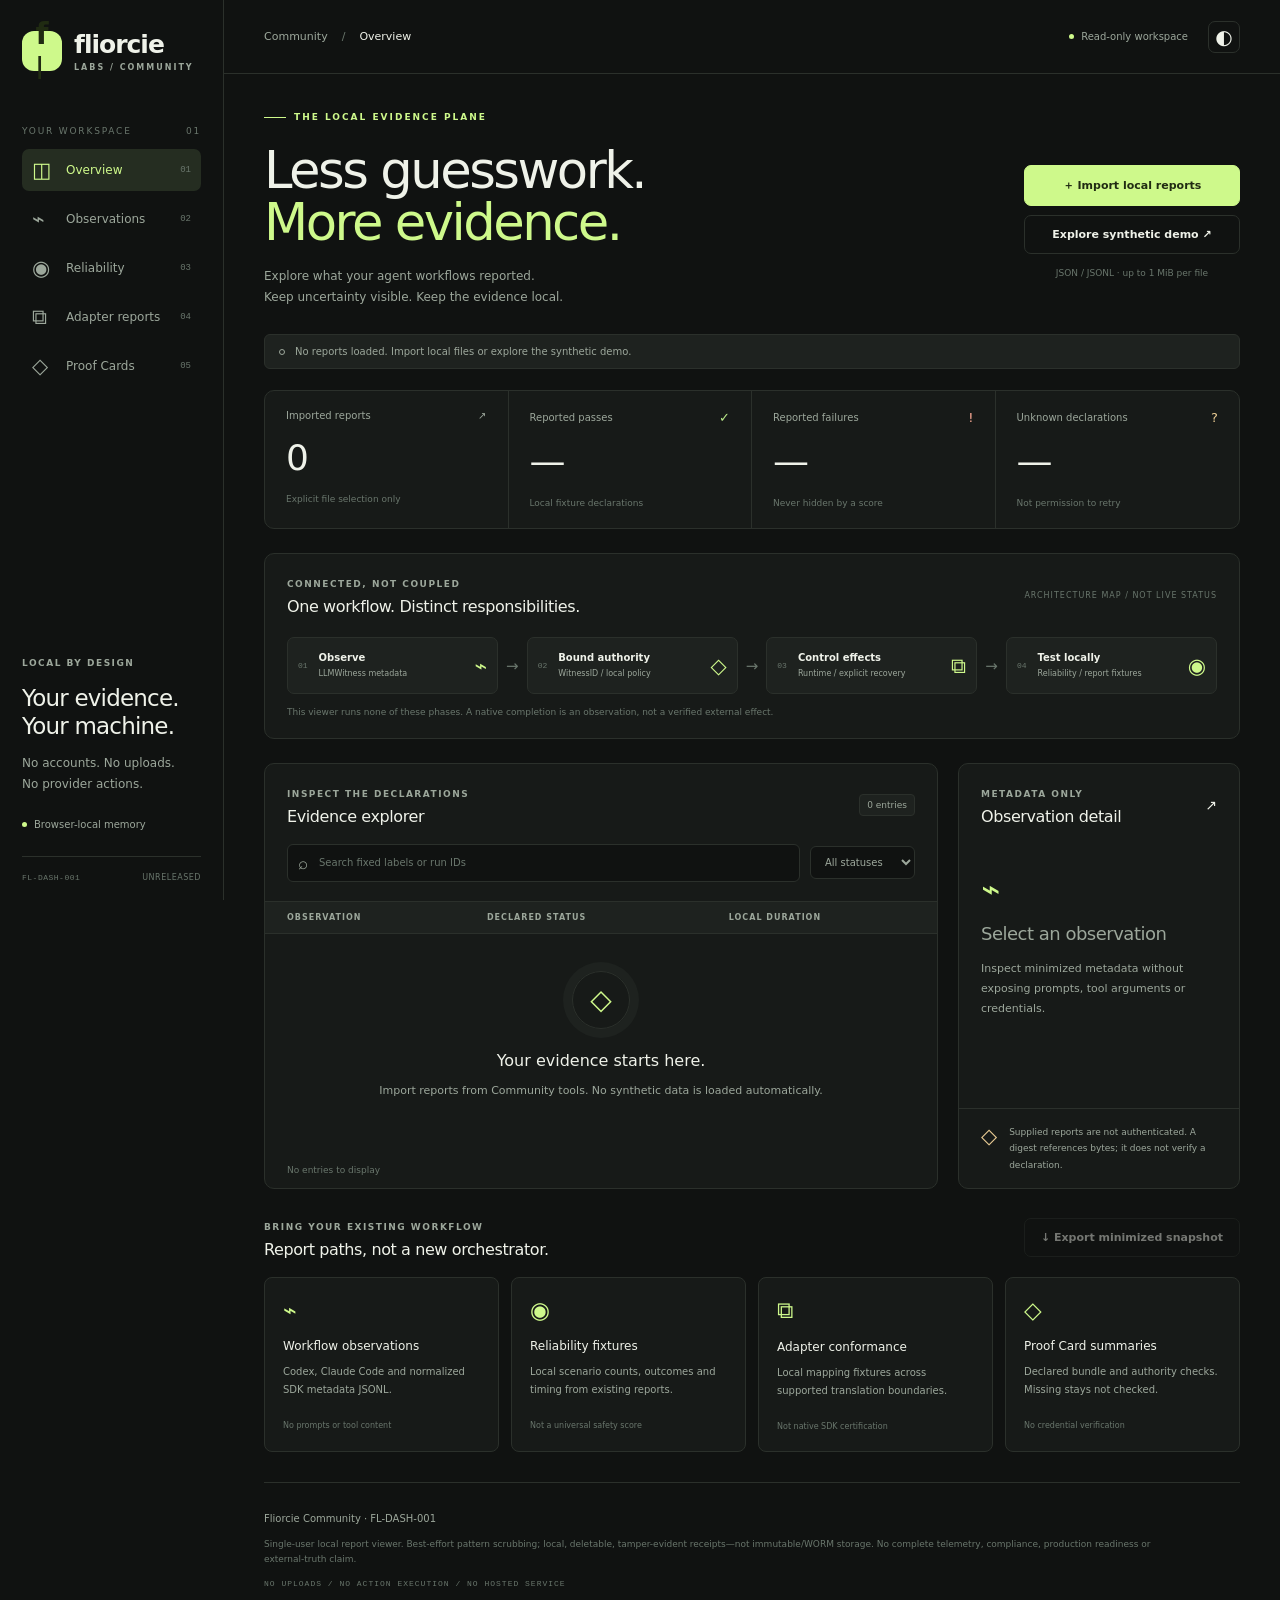
<file: products/community-dashboard/index.html>
<!doctype html>
<html lang="en" data-theme="dark">
<head>
  <meta charset="utf-8">
  <meta name="viewport" content="width=device-width,initial-scale=1">
  <meta http-equiv="Content-Security-Policy" content="default-src 'none'; script-src 'self'; style-src 'self'; connect-src 'none'; img-src 'none'; font-src 'none'; object-src 'none'; base-uri 'none'; form-action 'none'">
  <meta name="color-scheme" content="dark light">
  <title>Fliorcie Labs · Community evidence workspace</title>
  <link rel="stylesheet" href="./assets/dashboard.css">
  <script type="module" src="./assets/dashboard.mjs"></script>
</head>
<body>
  <a class="skip" href="#workspace">Skip to evidence workspace</a>
  <aside class="sidebar" aria-label="Workspace navigation">
    <a class="brand" href="#workspace" aria-label="Fliorcie Labs home"><span class="brand-mark" aria-hidden="true">f<span>l</span></span><span>fliorcie<span class="brand-sub">LABS / COMMUNITY</span></span></a>
    <div class="workspace-label">YOUR WORKSPACE <span>01</span></div>
    <nav class="nav" aria-label="Report views">
      <button class="nav-item active" data-view="overview" aria-pressed="true"><span aria-hidden="true">◫</span> Overview <kbd>01</kbd></button>
      <button class="nav-item" data-view="workflow" aria-pressed="false"><span aria-hidden="true">⌁</span> Observations <kbd>02</kbd></button>
      <button class="nav-item" data-view="reliability" aria-pressed="false"><span aria-hidden="true">◉</span> Reliability <kbd>03</kbd></button>
      <button class="nav-item" data-view="adapters" aria-pressed="false"><span aria-hidden="true">⧉</span> Adapter reports <kbd>04</kbd></button>
      <button class="nav-item" data-view="proof-card" aria-pressed="false"><span aria-hidden="true">◇</span> Proof Cards <kbd>05</kbd></button>
    </nav>
    <div class="sidebar-note"><span class="mini-eyebrow">LOCAL BY DESIGN</span><h3>Your evidence.<br>Your machine.</h3><p>No accounts. No uploads.<br>No provider actions.</p><span class="local-pill"><span class="dot"></span> Browser-local memory</span></div>
    <div class="sidebar-footer"><span class="mono">FL-DASH-001</span><span>UNRELEASED</span></div>
  </aside>
  <div class="app">
    <header class="topbar"><div class="breadcrumb">Community <span>/</span> <strong id="view-name">Overview</strong></div><div class="top-actions"><span class="local-pill"><span class="dot"></span> Read-only workspace</span><button id="theme" class="icon-button" aria-label="Switch to light theme" title="Switch theme">◐</button></div></header>
    <main id="workspace" tabindex="-1">
      <section class="hero">
        <div><div class="eyebrow"><span class="accent-line"></span> THE LOCAL EVIDENCE PLANE</div><h1>Less guesswork.<br><span>More evidence.</span></h1><p>Explore what your agent workflows reported.<br>Keep uncertainty visible. Keep the evidence local.</p></div>
        <div class="hero-actions"><button class="button primary" id="import">＋ Import local reports</button><button class="button secondary" id="demo">Explore synthetic demo <span aria-hidden="true">↗</span></button><span class="hero-hint">JSON / JSONL · up to 1 MiB per file</span><input id="files" type="file" accept=".json,.jsonl,application/json" multiple hidden aria-label="Choose local report files"></div>
      </section>
      <div class="mode-banner" id="mode-banner"><span class="mode-dot"></span><span id="mode-text">No reports loaded. Import local files or explore the synthetic demo.</span><button id="clear" class="text-button" hidden>Clear workspace</button></div>
      <div id="message" class="message" role="status" aria-live="polite"></div>
      <section class="metrics" aria-label="Supplied report counts">
        <article class="metric"><div class="metric-label">Imported reports <span aria-hidden="true">↗</span></div><strong id="report-count">0</strong><span class="metric-hint">Explicit file selection only</span></article>
        <article class="metric"><div class="metric-label">Reported passes <span class="metric-symbol good" aria-hidden="true">✓</span></div><strong id="passed-count">—</strong><span class="metric-hint">Local fixture declarations</span></article>
        <article class="metric"><div class="metric-label">Reported failures <span class="metric-symbol bad" aria-hidden="true">!</span></div><strong id="failed-count">—</strong><span class="metric-hint">Never hidden by a score</span></article>
        <article class="metric"><div class="metric-label">Unknown declarations <span class="metric-symbol warn" aria-hidden="true">?</span></div><strong id="unknown-count">—</strong><span class="metric-hint">Not permission to retry</span></article>
      </section>
      <section class="pipeline panel" aria-labelledby="pipeline-heading"><div class="section-header"><div><span class="mini-eyebrow">CONNECTED, NOT COUPLED</span><h2 id="pipeline-heading">One workflow. Distinct responsibilities.</h2></div><span class="small-label">ARCHITECTURE MAP / NOT LIVE STATUS</span></div><div class="pipeline-track">
        <button class="pipeline-node" data-focus="workflow"><span class="node-number">01</span><span><strong>Observe</strong><small>LLMWitness metadata</small></span><span class="node-icon" aria-hidden="true">⌁</span></button><span class="pipeline-arrow" aria-hidden="true">→</span>
        <button class="pipeline-node" data-focus="proof-card"><span class="node-number">02</span><span><strong>Bound authority</strong><small>WitnessID / local policy</small></span><span class="node-icon" aria-hidden="true">◇</span></button><span class="pipeline-arrow" aria-hidden="true">→</span>
        <div class="pipeline-node static"><span class="node-number">03</span><span><strong>Control effects</strong><small>Runtime / explicit recovery</small></span><span class="node-icon" aria-hidden="true">⧉</span></div><span class="pipeline-arrow" aria-hidden="true">→</span>
        <button class="pipeline-node" data-focus="reliability"><span class="node-number">04</span><span><strong>Test locally</strong><small>Reliability / report fixtures</small></span><span class="node-icon" aria-hidden="true">◉</span></button>
      </div><p class="pipeline-note">This viewer runs none of these phases. A native completion is an observation, not a verified external effect.</p></section>
      <div class="workspace-grid">
        <section class="panel explorer" aria-labelledby="explorer-title"><div class="section-header"><div><span class="mini-eyebrow">INSPECT THE DECLARATIONS</span><h2 id="explorer-title">Evidence explorer</h2></div><span id="row-count" class="count-pill">0 entries</span></div>
          <div class="toolbar"><label class="search"><span aria-hidden="true">⌕</span><input id="search" type="search" placeholder="Search fixed labels or run IDs" aria-label="Search observations"></label><label class="filter-label"><span class="sr-only">Filter declared status</span><select id="status"><option value="all">All statuses</option><option value="passed">Passed</option><option value="failed">Failed</option><option value="unknown">Unknown</option><option value="not_checked">Not checked</option><option value="completed">Completed</option><option value="started">Started</option><option value="allowed">Allowed</option><option value="denied">Denied</option></select></label></div>
          <div class="table-scroll"><table><thead><tr><th scope="col">OBSERVATION</th><th scope="col">DECLARED STATUS</th><th scope="col">LOCAL DURATION</th></tr></thead><tbody id="rows"></tbody></table></div>
          <div class="empty" id="empty"><span class="empty-orbit" aria-hidden="true">◇</span><h3>Your evidence starts here.</h3><p>Import reports from Community tools.<br>No synthetic data is loaded automatically.</p></div><div class="table-footer"><span id="shown-count">No entries to display</span><button id="more" class="text-button" hidden>Show next 100</button></div>
        </section>
        <aside class="panel inspector" aria-labelledby="inspector-title"><div class="section-header"><div><span class="mini-eyebrow">METADATA ONLY</span><h2 id="inspector-title">Observation detail</h2></div><span aria-hidden="true">↗</span></div><div id="detail" class="detail"><div class="detail-placeholder"><span aria-hidden="true">⌁</span><h3>Select an observation</h3><p>Inspect minimized metadata without exposing prompts, tool arguments or credentials.</p></div></div><div class="inspector-note"><span aria-hidden="true">◇</span><p>Supplied reports are not authenticated. A digest references bytes; it does not verify a declaration.</p></div></aside>
      </div>
      <section class="connections" aria-labelledby="connections-title"><div class="section-header"><div><span class="mini-eyebrow">BRING YOUR EXISTING WORKFLOW</span><h2 id="connections-title">Report paths, not a new orchestrator.</h2></div><button id="export" class="button secondary" disabled>↓ Export minimized snapshot</button></div><div class="connection-grid"><article class="connection"><span class="connection-icon" aria-hidden="true">⌁</span><h3>Workflow observations</h3><p>Codex, Claude Code and normalized SDK metadata JSONL.</p><span class="connection-tag">No prompts or tool content</span></article><article class="connection"><span class="connection-icon" aria-hidden="true">◉</span><h3>Reliability fixtures</h3><p>Local scenario counts, outcomes and timing from existing reports.</p><span class="connection-tag">Not a universal safety score</span></article><article class="connection"><span class="connection-icon" aria-hidden="true">⧉</span><h3>Adapter conformance</h3><p>Local mapping fixtures across supported translation boundaries.</p><span class="connection-tag">Not native SDK certification</span></article><article class="connection"><span class="connection-icon" aria-hidden="true">◇</span><h3>Proof Card summaries</h3><p>Declared bundle and authority checks. Missing stays not checked.</p><span class="connection-tag">No credential verification</span></article></div></section>
      <footer><strong>Fliorcie Community · FL-DASH-001</strong><p>Single-user local report viewer. Best-effort pattern scrubbing; local, deletable, tamper-evident receipts—not immutable/WORM storage. No complete telemetry, compliance, production readiness or external-truth claim.</p><span class="mono">NO UPLOADS / NO ACTION EXECUTION / NO HOSTED SERVICE</span></footer>
    </main>
  </div>
</body>
</html>
</file>
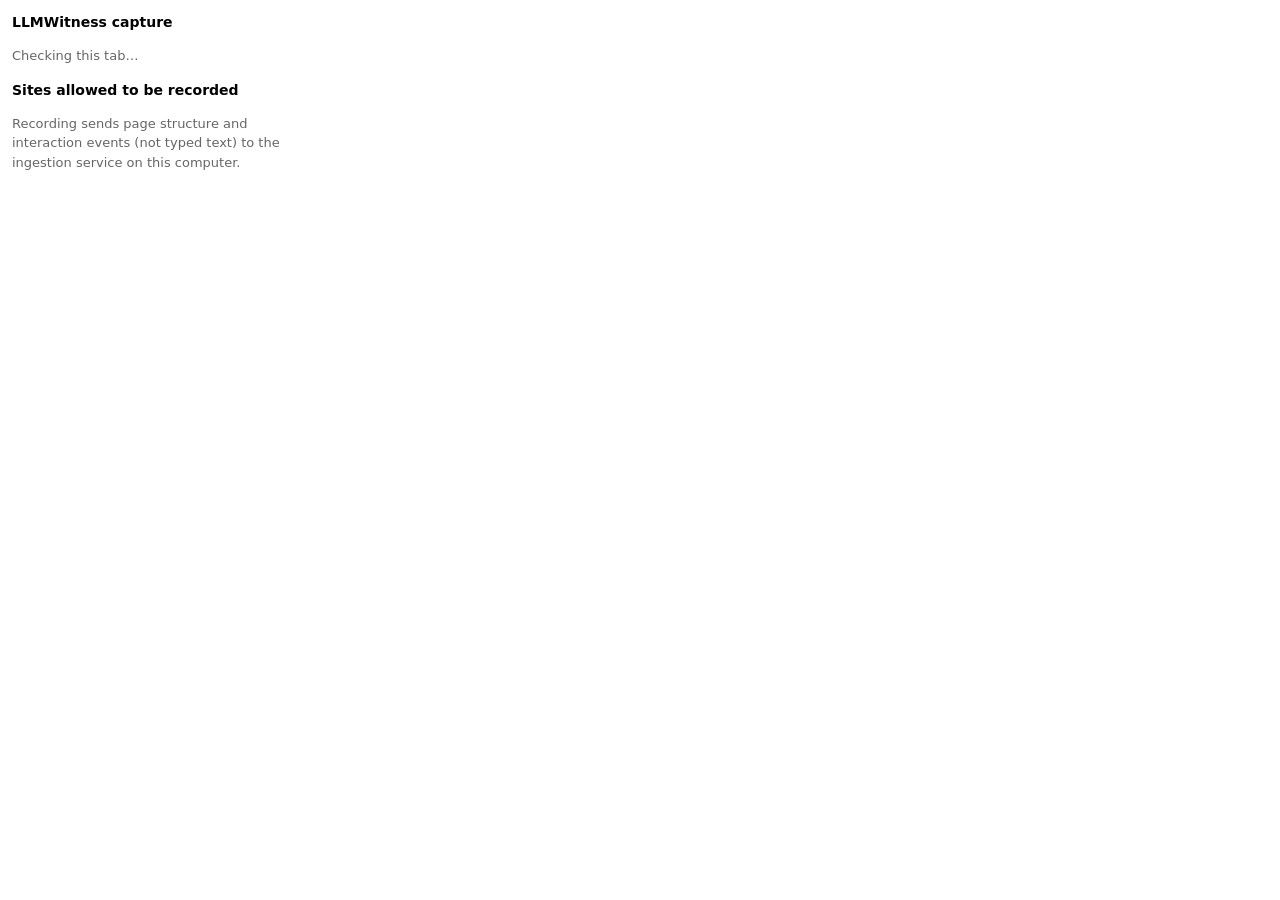
<file: extension/popup.html>
<!doctype html>
<html lang="en">
<head>
  <meta charset="utf-8">
  <title>LLMWitness capture</title>
  <style>
    body { font: 13px/1.5 system-ui, sans-serif; width: 300px; margin: 12px; }
    h1 { font-size: 14px; margin: 0 0 8px; }
    button { font: inherit; padding: 4px 10px; cursor: pointer; }
    ul { list-style: none; padding: 0; margin: 8px 0 0; }
    li { display: flex; justify-content: space-between; align-items: center; padding: 3px 0; }
    code { overflow-wrap: anywhere; }
    .muted { color: #666; }
    @media (prefers-color-scheme: dark) {
      body { background: #1c1f23; color: #e6e9ed; }
      .muted { color: #9aa4af; }
    }
  </style>
</head>
<body>
  <h1>LLMWitness capture</h1>
  <p id="current" class="muted">Checking this tab…</p>
  <button id="toggle" hidden></button>
  <h1 style="margin-top:14px">Sites allowed to be recorded</h1>
  <ul id="sites"></ul>
  <p class="muted">Recording sends page structure and interaction events (not typed
    text) to the ingestion service on this computer.</p>
  <script src="popup.js"></script>
</body>
</html>
</file>
<file: products/community-dashboard/assets/dashboard.css>
:root{color-scheme:dark;--bg:#101211;--panel:#171a18;--raised:#1e221f;--border:#2b302b;--text:#eff2e9;--muted:#9ca79b;--faint:#69766c;--accent:#cef98b;--accent-ink:#202b12;--good:#b9e889;--bad:#ffad97;--warn:#eacc94;--nav:#252d21;font-family:ui-sans-serif,system-ui,-apple-system,BlinkMacSystemFont,"Segoe UI",sans-serif;font-size:14px}
[data-theme=light]{color-scheme:light;--bg:#f1f3ec;--panel:#fffef9;--raised:#e9ede2;--border:#d6ddce;--text:#202a20;--muted:#59664f;--faint:#62725d;--accent:#46641d;--accent-ink:#fff;--good:#366418;--bad:#ab371b;--warn:#815b0c;--nav:#e1ead5}
*{box-sizing:border-box}body{margin:0;background:var(--bg);color:var(--text)}button,input,select{font:inherit}button{cursor:pointer}a{color:inherit}button,a,input,select{touch-action:manipulation}button:disabled{cursor:not-allowed;opacity:.45}[hidden]{display:none!important}button:focus-visible,a:focus-visible,input:focus-visible,select:focus-visible{outline:2px solid var(--accent);outline-offset:4px}.skip{position:fixed;left:20px;top:-60px;z-index:50;background:var(--accent);color:var(--accent-ink);padding:12px}.skip:focus{top:12px}.sr-only{position:absolute;width:1px;height:1px;padding:0;overflow:hidden;clip:rect(0,0,0,0);white-space:nowrap;border:0}.mono,kbd{font-family:ui-monospace,SFMono-Regular,Consolas,monospace}
.sidebar{width:224px;position:fixed;inset:0 auto 0 0;padding:30px 22px 18px;display:flex;flex-direction:column;border-right:1px solid var(--border);background:var(--bg);z-index:10}.brand{display:flex;align-items:center;gap:12px;text-decoration:none;font-size:25px;letter-spacing:-1px;font-weight:650}.brand-mark{position:relative;font-size:30px;background:var(--accent);color:var(--accent-ink);width:40px;height:40px;border-radius:12px;display:grid;place-content:center;letter-spacing:-5px;padding-right:5px;font-weight:800}.brand-mark span{font-weight:300}.brand-sub{display:block;font-size:8px;letter-spacing:2px;color:var(--muted);margin-top:4px}.workspace-label{font-size:9px;letter-spacing:1.8px;color:var(--faint);display:flex;justify-content:space-between;margin:54px 0 13px}.nav{display:grid;gap:7px}.nav-item{border:0;background:transparent;color:var(--muted);text-align:left;padding:12px 10px;display:flex;align-items:center;gap:12px;border-radius:7px;font-size:12px}.nav-item>span{font-size:21px;width:22px;line-height:18px}.nav-item kbd{margin-left:auto;font-size:9px;color:var(--faint);font-weight:400}.nav-item:hover{background:var(--raised)}.nav-item.active{color:var(--accent);background:var(--nav)}.sidebar-note{margin-top:auto;padding:20px 0 26px}.mini-eyebrow{font-size:9px;font-weight:650;letter-spacing:1.5px;color:var(--muted)}.sidebar-note h3{font-size:23px;font-weight:450;letter-spacing:-.8px;line-height:1.25;margin:15px 0 12px}.sidebar-note p{color:var(--muted);font-size:12px;line-height:1.7;margin-bottom:20px}.local-pill{display:inline-flex;align-items:center;gap:7px;font-size:10px;color:var(--muted);white-space:nowrap}.dot{width:5px;height:5px;border-radius:50%;background:var(--accent)}.sidebar-footer{display:flex;justify-content:space-between;border-top:1px solid var(--border);padding-top:16px;color:var(--faint);font-size:8px;letter-spacing:.5px}.app{margin-left:224px}.topbar{height:74px;padding:0 40px;border-bottom:1px solid var(--border);display:flex;align-items:center;justify-content:space-between}.breadcrumb{display:flex;align-items:center;gap:14px;font-size:11px;color:var(--muted)}.breadcrumb span{color:var(--faint)}.breadcrumb strong{font-weight:500;color:var(--text)}.top-actions{display:flex;align-items:center;gap:20px}.icon-button{width:32px;height:32px;display:grid;place-content:center;border:1px solid var(--border);color:var(--text);background:transparent;border-radius:7px;font-size:20px}main{max-width:1600px;padding:38px 40px 26px;margin:auto}.hero{display:flex;justify-content:space-between;align-items:center;gap:30px;margin-bottom:26px}.eyebrow{display:flex;gap:8px;align-items:center;font-size:9px;letter-spacing:2px;font-weight:600;color:var(--accent)}.accent-line{height:1px;width:22px;background:var(--accent)}h1{font-size:clamp(36px,4vw,56px);font-weight:450;letter-spacing:-2.5px;line-height:1.02;margin:22px 0 18px}h1 span{color:var(--accent)}.hero p{font-size:12px;color:var(--muted);line-height:1.75;margin:0}.hero-actions{display:flex;flex-direction:column;align-items:stretch;gap:9px;min-width:216px;padding-top:22px}.button{padding:12px 16px;border-radius:7px;border:1px solid var(--border);font-size:11px;font-weight:600;text-align:center;white-space:nowrap;transition:transform .18s,border-color .18s}.button:hover:not(:disabled){transform:translateY(-1px);border-color:var(--accent)}.button.primary{background:var(--accent);color:var(--accent-ink);border-color:var(--accent)}.button.secondary{color:var(--text);background:transparent}.hero-hint{text-align:center;color:var(--faint);font-size:9px;margin-top:5px}.mode-banner{background:var(--raised);border:1px solid var(--border);padding:11px 14px;border-radius:6px;font-size:10px;display:flex;align-items:center;gap:10px;color:var(--muted)}.mode-banner.demo{border-color:#67523a;color:var(--warn)}.mode-dot{width:6px;height:6px;border-radius:50%;border:1px solid currentColor;flex-shrink:0}.text-button{border:0;background:transparent;color:var(--accent);font-size:10px;padding:2px 0}.mode-banner .text-button{margin-left:auto}.message{min-height:21px;padding:6px 0 0;color:var(--muted);font-size:11px}.message.error{color:var(--bad)}.metrics{display:grid;grid-template-columns:repeat(4,minmax(0,1fr));border:1px solid var(--border);border-radius:10px;margin:0 0 24px;overflow:hidden;background:var(--panel)}.metric{padding:19px 21px;border-right:1px solid var(--border)}.metric:last-child{border-right:0}.metric-label{font-size:10px;color:var(--muted);display:flex;align-items:center;justify-content:space-between;gap:10px}.metric-symbol{font-size:13px}.metric strong{display:block;font-weight:450;font-size:36px;letter-spacing:-1px;line-height:1.3;margin:14px 0 7px;font-variant-numeric:tabular-nums}.metric-hint{font-size:9px;color:var(--faint)}.good{color:var(--good)}.bad{color:var(--bad)}.warn{color:var(--warn)}.panel{background:var(--panel);border:1px solid var(--border);border-radius:10px}.section-header{display:flex;justify-content:space-between;align-items:center;gap:15px;padding:20px 22px 18px}h2{font-size:16px;font-weight:500;letter-spacing:-.4px;margin:7px 0 0}.small-label{color:var(--faint);font-size:8px;letter-spacing:1px}.pipeline{margin-bottom:24px}.pipeline-track{display:flex;align-items:center;gap:8px;padding:3px 22px 0}.pipeline-node{flex:1;display:flex;align-items:center;gap:11px;background:var(--raised);border:1px solid var(--border);color:var(--text);border-radius:7px;padding:14px 10px;min-width:0;text-align:left}.pipeline-node:hover:not(.static){border-color:var(--accent)}.node-number{font-family:ui-monospace,monospace;color:var(--faint);font-size:8px}.pipeline-node strong{display:block;font-size:10px;font-weight:600;margin-bottom:5px}.pipeline-node small{display:block;color:var(--muted);font-size:8px;line-height:1.4}.node-icon{font-size:21px;margin-left:auto;color:var(--accent)}.pipeline-arrow{font-size:15px;color:var(--faint)}.pipeline-note{margin:12px 22px 18px;color:var(--faint);font-size:9px;line-height:1.5}.workspace-grid{display:grid;grid-template-columns:minmax(0,1fr) 282px;gap:20px;margin-bottom:28px}.count-pill{font-size:9px;color:var(--muted);background:var(--raised);border:1px solid var(--border);border-radius:4px;padding:5px 7px;white-space:nowrap}.toolbar{display:flex;align-items:center;gap:10px;padding:0 22px 19px}.search{flex:1;display:flex;align-items:center;gap:9px;border:1px solid var(--border);background:var(--bg);border-radius:6px;padding:8px 10px;min-width:0}.search>span{color:var(--muted);font-size:17px}.search input{min-width:0;width:100%;color:var(--text);border:0;background:transparent;font-size:10px}.search input::placeholder{color:var(--faint)}select{border:1px solid var(--border);border-radius:6px;padding:9px 10px;background:var(--bg);color:var(--muted);font-size:10px}.table-scroll{overflow:auto}table{border-collapse:collapse;width:100%;text-align:left}th{background:var(--raised);font-size:8px;font-weight:600;letter-spacing:1px;color:var(--muted);padding:11px 22px;border-block:1px solid var(--border);white-space:nowrap}td{padding:12px 22px;border-bottom:1px solid var(--border);font-size:10px}tbody tr.selected{background:var(--nav)}.row-button{display:flex;align-items:center;gap:10px;padding:0;border:0;background:transparent;color:var(--text);text-align:left}.row-glyph{width:25px;height:25px;display:grid;place-content:center;background:var(--raised);color:var(--accent);border:1px solid var(--border);border-radius:6px;font-size:14px;flex-shrink:0}.row-title{display:block;font-size:10px}.row-category{display:block;font-size:8px;color:var(--muted);margin-top:4px}.badge{display:inline-flex;align-items:center;gap:6px;padding:5px 7px;border:1px solid var(--border);border-radius:4px;font-size:8px;white-space:nowrap;color:var(--muted)}.badge.passed,.badge.completed,.badge.allowed{color:var(--good)}.badge.failed,.badge.denied{color:var(--bad)}.badge.unknown{color:var(--warn)}.badge::before{content:"";background:currentColor;width:4px;height:4px;border-radius:50%}.duration-cell{min-width:112px}.duration-top{font-family:ui-monospace,monospace;font-size:9px;color:var(--muted);font-variant-numeric:tabular-nums}.duration-bar{width:70px;height:3px;background:var(--border);margin-top:6px;border-radius:3px;overflow:hidden}.duration-fill{height:100%;background:var(--accent)}.empty{text-align:center;padding:37px 20px 40px}.empty-orbit{display:inline-grid;place-content:center;border:1px solid var(--border);width:58px;height:58px;border-radius:50%;font-size:28px;color:var(--accent);box-shadow:0 0 0 9px var(--raised)}.empty h3{font-size:16px;font-weight:450;margin:22px 0 10px}.empty p{font-size:11px;color:var(--muted);line-height:1.8}.table-footer{display:flex;justify-content:space-between;align-items:center;padding:13px 22px;color:var(--faint);font-size:9px}.inspector{display:flex;flex-direction:column}.detail{padding:0 22px;flex:1;min-height:235px}.detail-placeholder{padding:26px 0;color:var(--muted)}.detail-placeholder>span{font-size:32px;color:var(--accent)}.detail-placeholder h3{font-size:13px;font-weight:500;margin:20px 0 12px}.detail-placeholder p{font-size:11px;line-height:1.8}.detail h3{font-size:18px;font-weight:500;letter-spacing:-.5px;overflow-wrap:anywhere;margin:15px 0}.detail dl{margin:24px 0}.detail dt{font-size:8px;text-transform:uppercase;letter-spacing:1px;color:var(--muted);margin:14px 0 7px}.detail dd{font-size:10px;margin:0;overflow-wrap:anywhere;line-height:1.65;font-family:ui-monospace,monospace}.detail-status{padding-top:9px}.inspector-note{display:flex;gap:12px;border-top:1px solid var(--border);padding:15px 22px;color:var(--muted);margin-top:18px}.inspector-note>span{color:var(--warn);font-size:21px}.inspector-note p{margin:0;font-size:9px;line-height:1.8}.connections .section-header{padding:0 0 18px}.connection-grid{display:grid;grid-template-columns:repeat(4,minmax(0,1fr));gap:12px}.connection{border:1px solid var(--border);padding:19px 18px;border-radius:8px;background:var(--panel)}.connection-icon{font-size:23px;color:var(--accent)}.connection h3{font-size:12px;font-weight:500;margin:16px 0 10px}.connection p{font-size:10px;line-height:1.8;color:var(--muted);margin:0 0 16px}.connection-tag{font-size:8px;color:var(--faint)}footer{display:grid;gap:10px;padding-top:27px;margin-top:30px;border-top:1px solid var(--border);color:var(--faint);font-size:9px;line-height:1.7}footer strong{font-size:10px;color:var(--muted);font-weight:500}footer p{max-width:900px;margin:0}footer .mono{font-size:8px;letter-spacing:1px}.hero,.metrics,.pipeline,.workspace-grid{animation:arrive .45s ease both}.metrics{animation-delay:.04s}.pipeline{animation-delay:.08s}.workspace-grid{animation-delay:.12s}@keyframes arrive{from{opacity:0;transform:translateY(8px)}to{opacity:1;transform:translateY(0)}}
@media(min-width:1500px){main{padding:45px 55px}.hero{margin-bottom:32px}h1{font-size:62px}.hero p{font-size:14px}.workspace-grid{grid-template-columns:minmax(0,1fr) 310px}.pipeline-node{padding:18px 12px}.pipeline-node strong{font-size:12px}.pipeline-node small{font-size:9px}.connection h3{font-size:14px}}
@media(max-width:1150px){.sidebar{width:184px;padding-inline:15px}.app{margin-left:184px}.brand{font-size:23px}.nav-item{font-size:11px;gap:8px}.topbar{padding-inline:24px}main{padding:28px 24px}.workspace-grid{grid-template-columns:minmax(0,1fr) 248px;gap:12px}.pipeline-track{gap:5px;padding-inline:15px}.node-number,.node-icon{display:none}.pipeline-node{padding:12px 8px}.section-header{padding-inline:18px}.metric{padding-inline:16px}.metric-hint{font-size:8px}td,th{padding-inline:15px}.connection{padding:15px 12px}}
@media(max-width:900px){.sidebar{width:76px;padding:25px 10px}.brand>span:last-child,.workspace-label,.nav-item kbd,.sidebar-note,.sidebar-footer{display:none}.brand{justify-content:center}.nav{margin-top:45px;gap:12px}.nav-item{justify-content:center;font-size:0;padding:12px 4px}.nav-item>span{font-size:24px}.app{margin-left:76px}.workspace-grid{grid-template-columns:1fr}.inspector{min-height:220px}.detail{min-height:90px}.detail-placeholder{padding:8px 0}.detail-placeholder>span{display:none}.detail-placeholder h3{margin:0 0 10px}.connection-grid{grid-template-columns:repeat(2,minmax(0,1fr))}.small-label{display:none}.metrics{grid-template-columns:repeat(2,minmax(0,1fr))}.metric:nth-child(2){border-right:0}.metric:nth-child(-n+2){border-bottom:1px solid var(--border)}}
@media(max-width:600px){.sidebar{position:static;inset:auto;width:auto;height:auto;display:block;border-right:0;border-bottom:1px solid var(--border);padding:16px}.brand{justify-content:flex-start;gap:10px;font-size:23px}.brand>span:last-child{display:block}.brand-sub{font-size:7px}.brand-mark{width:34px;height:34px;font-size:25px}.nav{display:flex;gap:5px;margin:18px 0 0;overflow:auto}.nav-item{font-size:9px;justify-content:flex-start;padding:9px 10px;gap:6px;white-space:nowrap}.nav-item>span{font-size:16px;width:auto}.app{margin-left:0}.topbar{height:53px;padding-inline:18px}.top-actions{gap:10px}.top-actions .local-pill{font-size:8px}.breadcrumb{font-size:10px;gap:10px}main{padding:26px 16px}.hero{display:block}.hero-actions{max-width:350px;flex-direction:row;flex-wrap:wrap;gap:8px;padding-top:24px}.hero-actions .button{flex:1;min-width:140px;font-size:10px;padding:12px 8px}.hero-hint{width:100%;text-align:left;font-size:8px}.eyebrow{font-size:8px}h1{font-size:43px;letter-spacing:-2px}.hero p{font-size:11px}.mode-banner{font-size:9px;align-items:flex-start}.mode-banner .text-button{white-space:nowrap}.metric-label{font-size:9px}.metric strong{font-size:32px}.metric-hint{font-size:8px}.pipeline-track{display:grid;grid-template-columns:1fr 1fr;gap:8px}.pipeline-arrow{display:none}.pipeline-node strong{font-size:10px}.pipeline-node small{font-size:8px}.pipeline-node{padding:13px 10px}.pipeline-note{font-size:8px;line-height:1.8;margin-inline:18px}.section-header{padding:18px 15px}.section-header h2{font-size:15px}.mini-eyebrow{font-size:8px;letter-spacing:1.1px}.toolbar{padding-inline:15px;gap:7px}.search{padding:8px}.search input{font-size:9px}.filter-label select{max-width:115px;font-size:9px;padding:10px 7px}.connection-grid{gap:8px}.connection h3{font-size:11px}.connection p{font-size:9px}.connection-tag{font-size:7px}.connections .section-header{align-items:flex-start}.connections .button{font-size:8px;padding:10px;white-space:normal;max-width:130px}td,th{padding-inline:12px}.row-title{font-size:9px}.row-glyph{display:none}.duration-cell{min-width:88px}.table-footer{padding-inline:15px}.top-actions .icon-button{width:29px;height:29px}.count-pill{font-size:8px}}
@media(prefers-reduced-motion:reduce){*,*::before,*::after{animation:none!important;transition:none!important;scroll-behavior:auto!important}}
</file>
